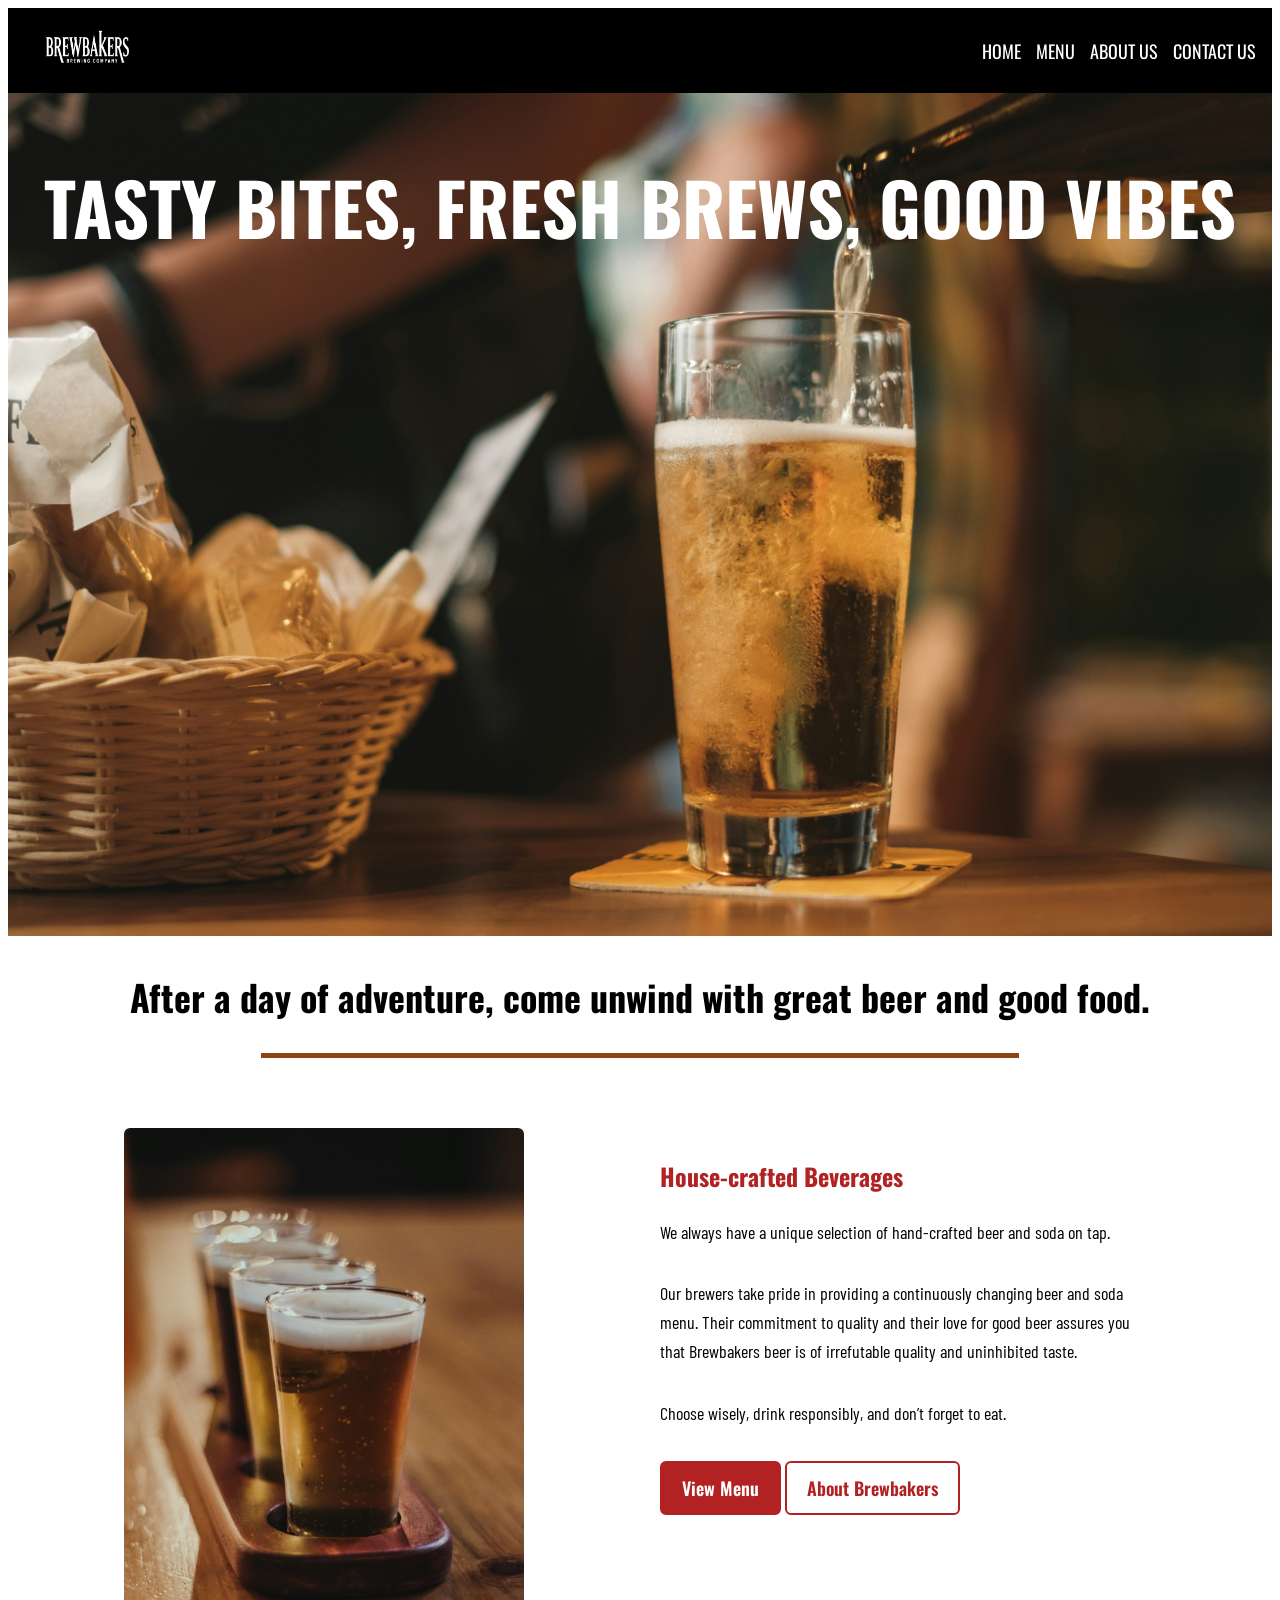
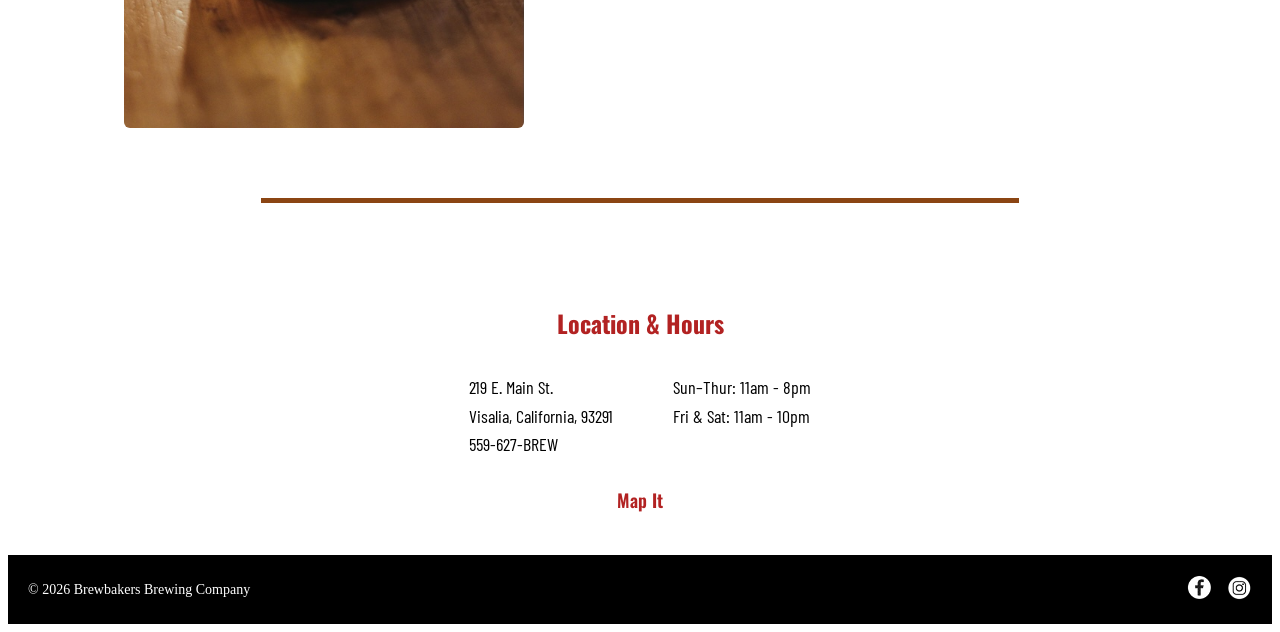
<file: index.html>
<!DOCTYPE html>
<html lang="en">
<head>
  <meta charset="UTF-8">
  <meta name="viewport" content="width=device-width, initial-scale=1.0">
  <link href="https://fonts.googleapis.com/css2?family=Barlow+Condensed:wght@400;600&family=Oswald:wght@400;600&display=swap" rel="stylesheet">
  <link rel="stylesheet" href="styles.css">
  <script src="script.js" defer></script>
  <title>Brewbakers Brewing Company</title>
</head>

<body>

  <!-- Header Section -->
<header>
    <nav class="navbar" aria-label="Main navigation">
    <a href="index.html"><img src="images/brewbakers-logo.png" alt="Brewbakers Brewing Company logo"></a>
    <button class="hamburger" id="hamburger" aria-label="Toggle menu">
    <span></span>
    <span></span>
    <span></span>
  </button>
<ul id="nav-menu">
    <li><a href="index.html">HOME</a></li>
    <li><a href="menu.html">MENU</a></li>
    <li><a href="about.html">ABOUT US</a></li>
    <li><a href="contact.html">CONTACT US</a></li>
  </ul>
  </nav>
</header>

<main>

  <!-- Hero Section -->
<section id="hero">
        <img src="images/hero-image.jpg" alt="">
          <div>
     <h1 class="tagline">TASTY BITES, FRESH BREWS, GOOD VIBES</h1>
         <h2 class="welcome-msg">
      After a day of adventure, come unwind with great beer and good food.
    </h2>
  </div>
  </section>

<hr class="section-divider">

  <!-- Featured Highlight Section -->
  <section class="featured-highlight">
    
<div class="left">
  <img src="images/glass-of-beer.jpg" alt="Glass of Beer">
  </div>
    
  <div class="right">
    <h3>House-crafted Beverages</h3>

    <p>We always have a unique selection of hand-crafted beer and soda on tap.</p>

    <p>
      Our brewers take pride in providing a continuously changing beer and soda menu.
      Their commitment to quality and their love for good beer assures you that Brewbakers beer
      is of irrefutable quality and uninhibited taste.
    </p>

    <p>Choose wisely, drink responsibly, and don’t forget to eat.</p>
    
<!-- CTA Section -->
<div>
  <button class="btn-primary" onclick="window.location.href='menu.html'">
    View Menu
  </button>

  <button class="btn-secondary" onclick="window.location.href='about.html'">
    About Brewbakers
  </button>
</div>

</section>

<hr class="section-divider">

  <!-- Location and Hours Section -->
<section class="location-hours"> 
  <h4>Location & Hours</h4> 

  <div class="hours">
    <p>
      219 E. Main St.<br> 
      Visalia, California, 93291<br> 
      559-627-BREW
    </p>
  
    <p>
      Sun–Thur: 11am - 8pm<br>
      Fri & Sat: 11am - 10pm
    </p>
  </div>
  
  <a href="https://maps.app.goo.gl/4m9BrYYoxJE4xrjR8" target="_blank" class="btn-tertiary">Map It</a>
    
</section>

</main>

  <!-- Footer Section -->
<footer id="style-footer">

<div class="footer-left">
    <p>© 2026 Brewbakers Brewing Company</p>
  </div>

  <div class="footer-right">

  <a href="https://www.facebook.com/brewbakersbrewingco" target="_blank">
    <img src="images/facebook-logo.png" alt="Facebook" class="social-icon">
  </a>

  <a href="https://www.instagram.com/brewbakersbrewingcompany/" target="_blank">
    <img src="images/instagram-logo.png" alt="Instagram" class="social-icon">
  </a>

</div>

</footer>
  
</body>
</html>
</file>
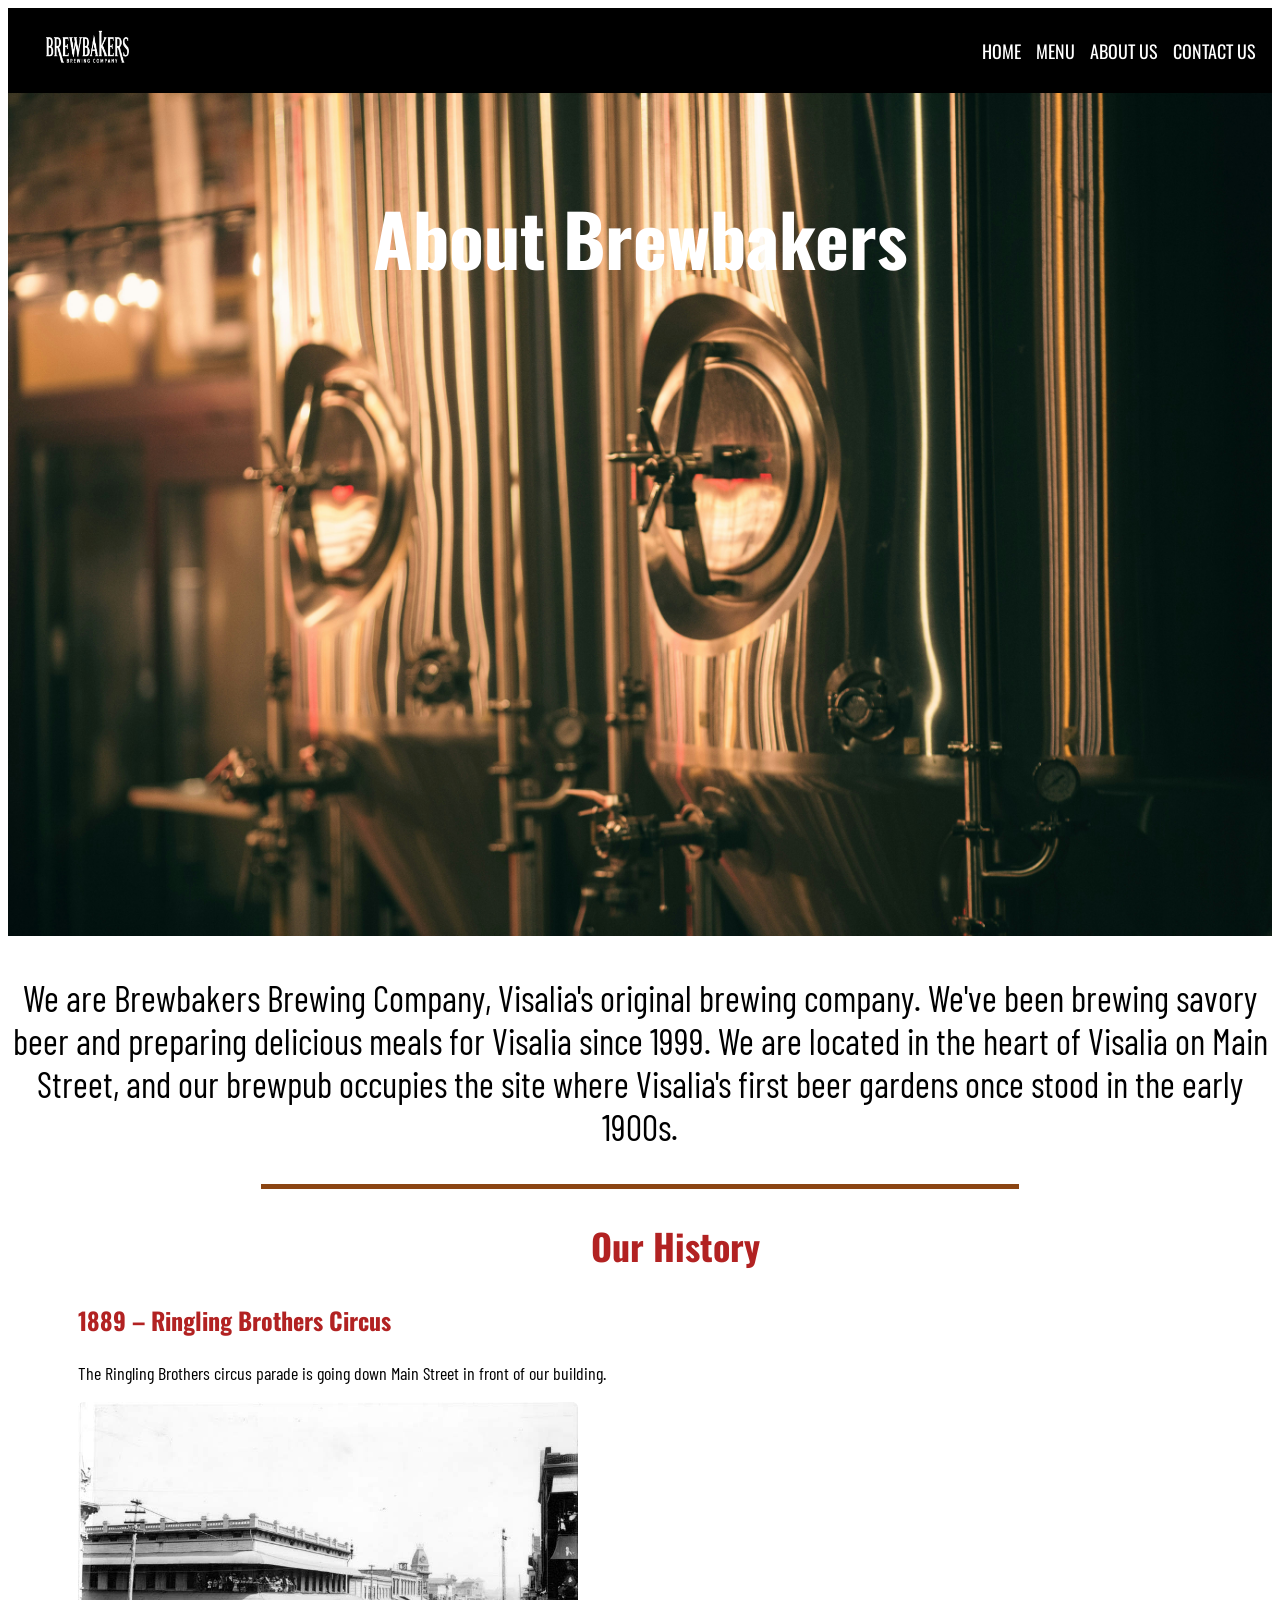
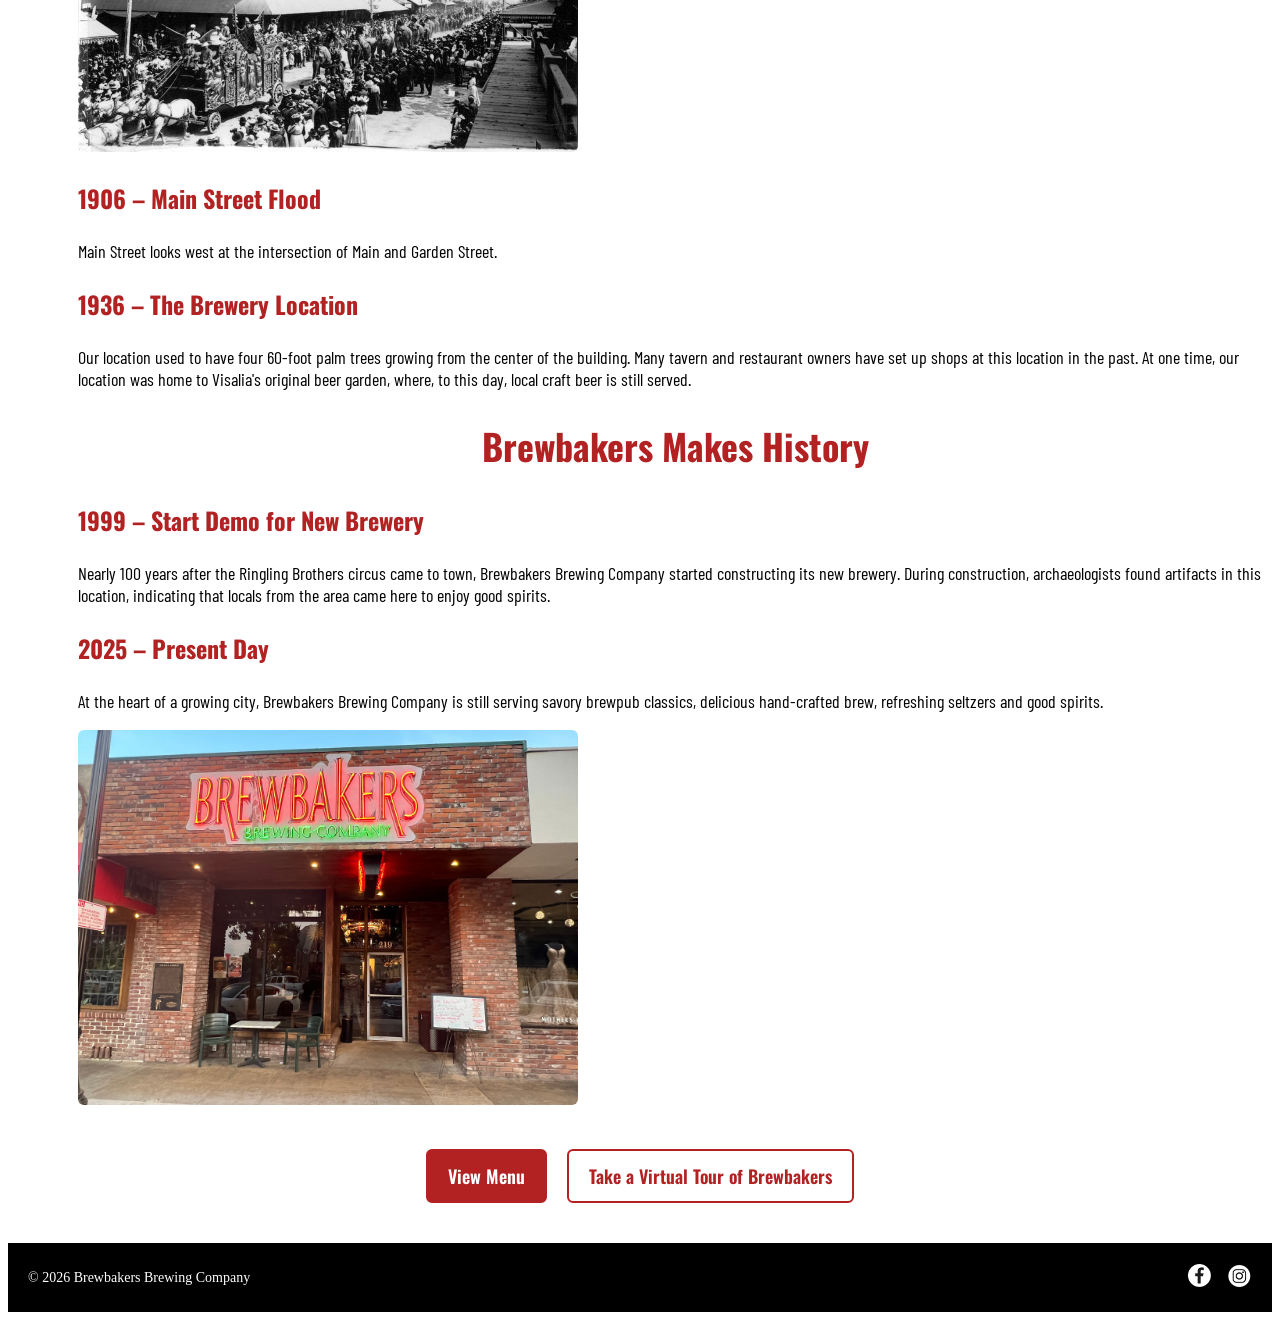
<file: about.html>
<!DOCTYPE html>
<html lang="en">
<head>
  <meta charset="UTF-8">
  <meta name="viewport" content="width=device-width, initial-scale=1.0">
  <link href="https://fonts.googleapis.com/css2?family=Barlow+Condensed:wght@400;600&family=Oswald:wght@400;600&display=swap" rel="stylesheet">
  <link rel="stylesheet" href="styles.css">
  <script src="script.js" defer></script>
  <title>About Brewbakers</title>
</head>

<body>

  <!-- Header Section -->
<header>
    <nav class="navbar" aria-label="Main navigation">
    <a href="index.html"><img src="images/brewbakers-logo.png" alt="Brewbakers Brewing Company logo"></a>
    <button class="hamburger" id="hamburger" aria-label="Toggle menu">
    <span></span>
    <span></span>
    <span></span>
  </button>
<ul id="nav-menu">
    <li><a href="index.html">HOME</a></li>
    <li><a href="menu.html">MENU</a></li>
    <li><a href="about.html">ABOUT US</a></li>
    <li><a href="contact.html">CONTACT US</a></li>
  </ul>
  </nav>
</header>

<main>

   <!-- Hero Section -->
  <section id="hero">
        <img src="images/hero-about-image.jpg" alt="">
    <h1 class="titles">About Brewbakers</h1>
    <p class="msg-intro">
      We are Brewbakers Brewing Company, Visalia's original brewing company. We've been brewing
      savory beer and preparing delicious meals for Visalia since 1999. We are located in the
      heart of Visalia on Main Street, and our brewpub occupies the site where Visalia's first
      beer gardens once stood in the early 1900s.
    </p>
  </section>

<hr class="section-divider">

  <!-- History Section -->
  <section class="history">
    <h2>Our History</h2>

    <h3>1889 – Ringling Brothers Circus</h3>
    <p>
      The Ringling Brothers circus parade is going down Main Street in front of our building.
    </p>
    <img src="images/circus-parade.jpg" class="about-img"  alt="Black and White Circus Parade on Main Street, Visali. circa 1903">
         
    <h3>1906 – Main Street Flood</h3>
    <p>
      Main Street looks west at the intersection of Main and Garden Street.
    </p>

    <h3>1936 – The Brewery Location</h3>
    <p>
      Our location used to have four 60-foot palm trees growing from the center of the building.
      Many tavern and restaurant owners have set up shops at this location in the past. At one
      time, our location was home to Visalia's original beer garden, where, to this day, local
      craft beer is still served.
    </p>

    <h2>Brewbakers Makes History</h2>

    <h3>1999 – Start Demo for New Brewery</h3>
    <p>
      Nearly 100 years after the Ringling Brothers circus came to town, Brewbakers Brewing Company
      started constructing its new brewery. During construction, archaeologists found artifacts
      in this location, indicating that locals from the area came here to enjoy good spirits.
    </p>

    <h3>2025 – Present Day</h3>
    <p>
      At the heart of a growing city, Brewbakers Brewing Company is still serving savory brewpub
      classics, delicious hand-crafted brew, refreshing seltzers and good spirits.
    </p>
    <img src="images/brewbakers-outside.jpg" class="about-img" alt="Exterior of Brewbakers Brewing Company in Visalia">
  </section>

<!-- CTA Section -->
<section class="about-btn">
  <button class="btn-primary" onclick="window.location.href='menu.html'">
    View Menu
  </button>

  <button class="btn-secondary" onclick="window.open('https://maps.app.goo.gl/VZdfDMtNUPQfscGPA', '_blank')">
    Take a Virtual Tour of Brewbakers
  </button>
</section>

</main>

  <!-- Footer Section -->
<footer id="style-footer">

<div class="footer-left">
    <p>© 2026 Brewbakers Brewing Company</p>
  </div>

  <div class="footer-right">

  <a href="https://www.facebook.com/brewbakersbrewingco" target="_blank">
    <img src="images/facebook-logo.png" alt="Facebook" class="social-icon">
  </a>

  <a href="https://www.instagram.com/brewbakersbrewingcompany/" target="_blank">
    <img src="images/instagram-logo.png" alt="Instagram" class="social-icon">
  </a>

</div>

</footer>
  
</body>
</html>
</file>
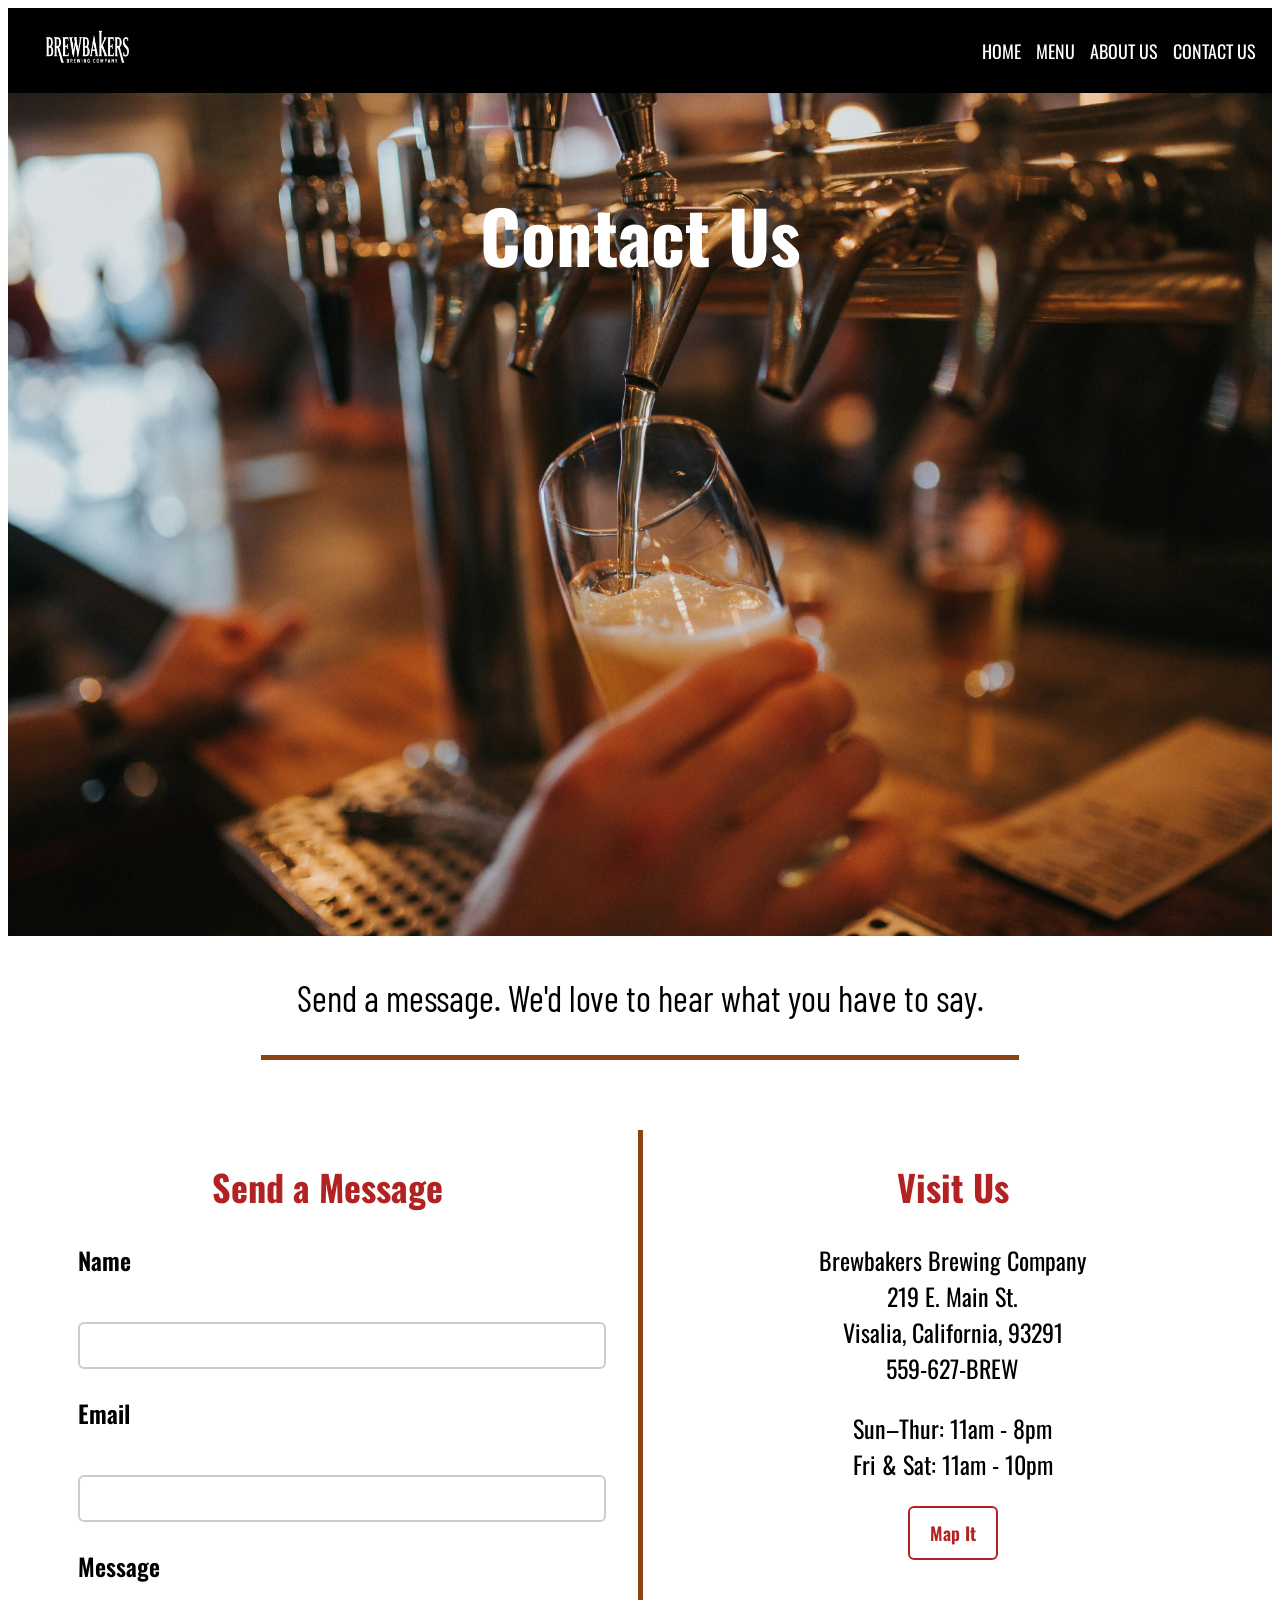
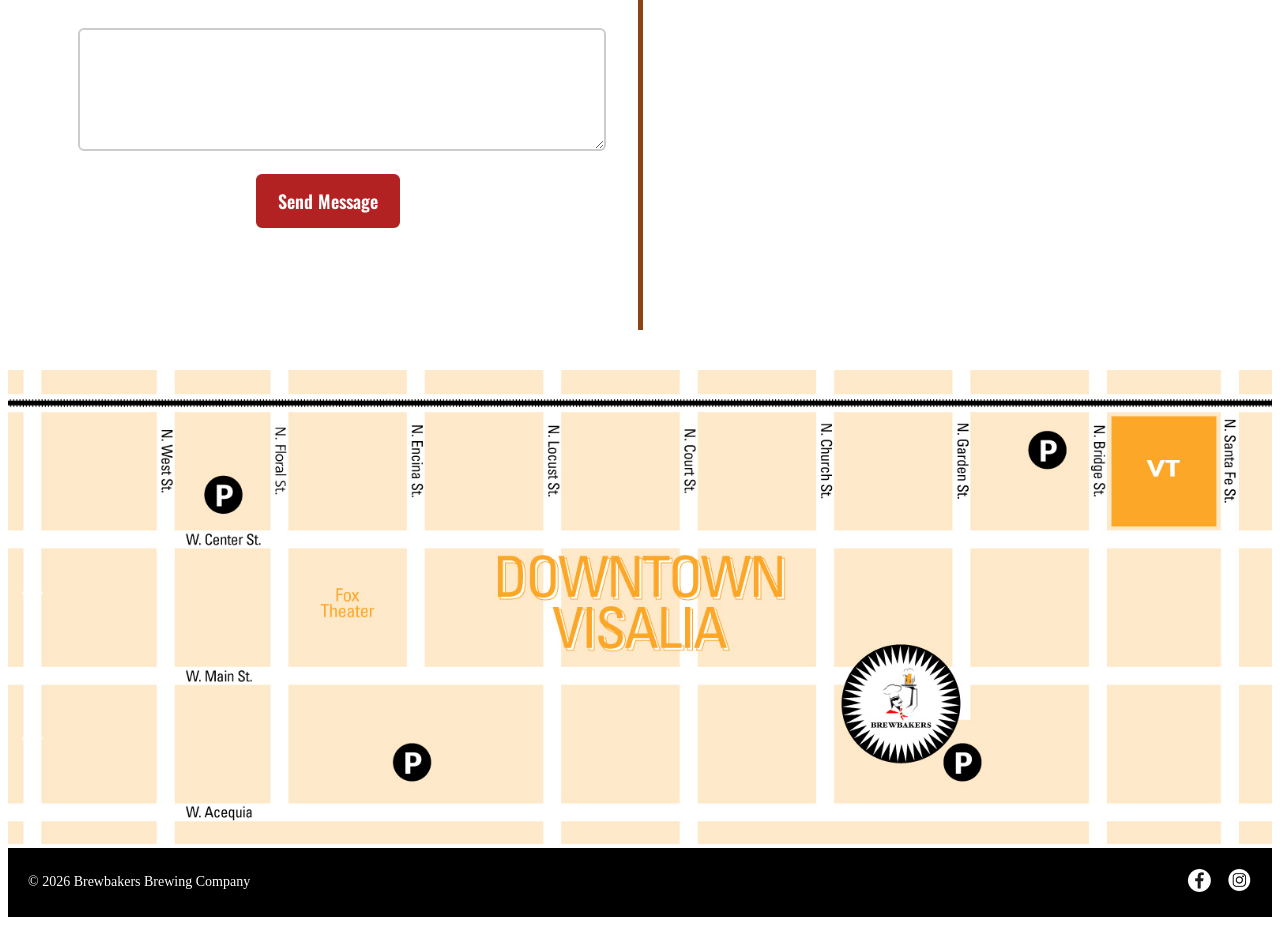
<file: contact.html>
<!DOCTYPE html>
<html lang="en">
<head>
  <meta charset="UTF-8">
  <meta name="viewport" content="width=device-width, initial-scale=1.0">
  <link href="https://fonts.googleapis.com/css2?family=Barlow+Condensed:wght@400;600&family=Oswald:wght@400;600&display=swap" rel="stylesheet">
  <link rel="stylesheet" href="styles.css">
  <script src="script.js" defer></script>
  <title>Contact Us</title>
</head>

<body>

  <!-- Header Section -->
<header>
    <nav class="navbar" aria-label="Main navigation">
    <a href="index.html"><img src="images/brewbakers-logo.png" alt="Brewbakers Brewing Company logo"></a>
    <button class="hamburger" id="hamburger" aria-label="Toggle menu">
    <span></span>
    <span></span>
    <span></span>
  </button>
<ul id="nav-menu">
    <li><a href="index.html">HOME</a></li>
    <li><a href="menu.html">MENU</a></li>
    <li><a href="about.html">ABOUT US</a></li>
    <li><a href="contact.html">CONTACT US</a></li>
  </ul>
  </nav>
</header>

<main>

   <!-- Hero Section -->
  <section id="hero">
        <img src="images/hero-contact-image.jpg" alt="">
  <h1 class="titles">Contact Us</h1>
  <p class="msg-intro">Send a message. We'd love to hear what you have to say.</p>
</section>

<hr class="section-divider">

<section class="contact-container">

  <!-- Contact Form -->
  <div id="contact-form">
    <h2>Send a Message</h2>

    <form>
      <label for="name">Name</label><br>
      <input type="text" id="name" name="name" required><br>

      <label for="email">Email</label><br>
      <input type="email" id="email" name="email" required><br>

      <label for="message">Message</label><br>
      <textarea id="message" name="message" rows="5" required></textarea><br>

      <button type="submit" class="btn-primary">Send Message</button>
    </form>
  </div>


  <div class="vertical-divider"></div>

  <!-- Contact Info -->
  <div id="contact-info">
    <h2>Visit Us</h2>

    <p>
      Brewbakers Brewing Company<br>
      219 E. Main St.<br>
      Visalia, California, 93291<br>
      559-627-BREW
    </p>

    <p>
      Sun–Thur: 11am - 8pm<br>
      Fri & Sat: 11am - 10pm
    </p>
    
<div class="map-button">
  <button 
    class="btn-secondary"
    onclick="window.open('https://maps.app.goo.gl/4m9BrYYoxJE4xrjR8', '_blank')">
    Map It
  </button>
</div>
    
  </div>

</section>
  
  <section id="contact-images">

  <img src="images/map.jpg" alt="Map showing the location of Brewbakers in Visalia">

</section>

</main>
  
    <!-- Footer Section -->
<footer id="style-footer">

<div class="footer-left">
    <p>© 2026 Brewbakers Brewing Company</p>
  </div>

  <div class="footer-right">

  <a href="https://www.facebook.com/brewbakersbrewingco" target="_blank">
    <img src="images/facebook-logo.png" alt="Facebook" class="social-icon">
  </a>

  <a href="https://www.instagram.com/brewbakersbrewingcompany/" target="_blank">
    <img src="images/instagram-logo.png" alt="Instagram" class="social-icon">
  </a>

</div>

</footer>
  
</body>
</html>
</file>
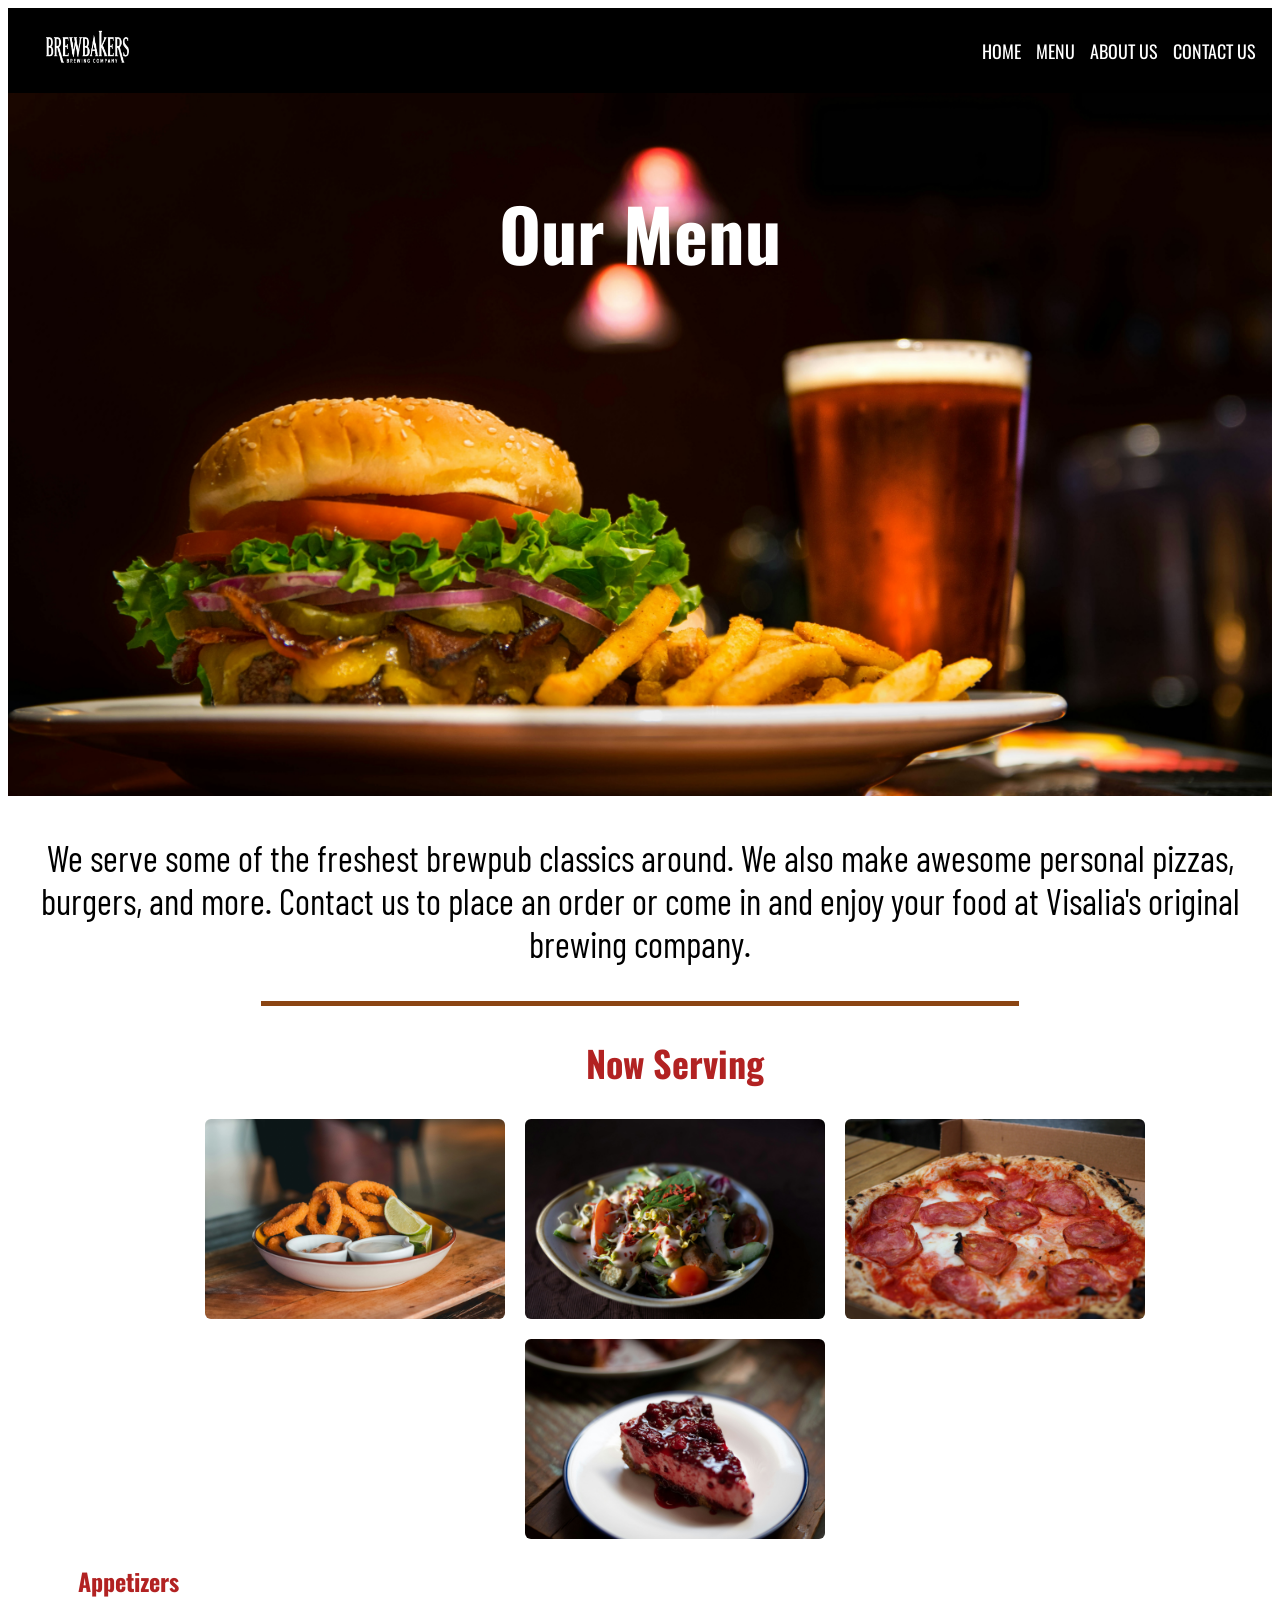
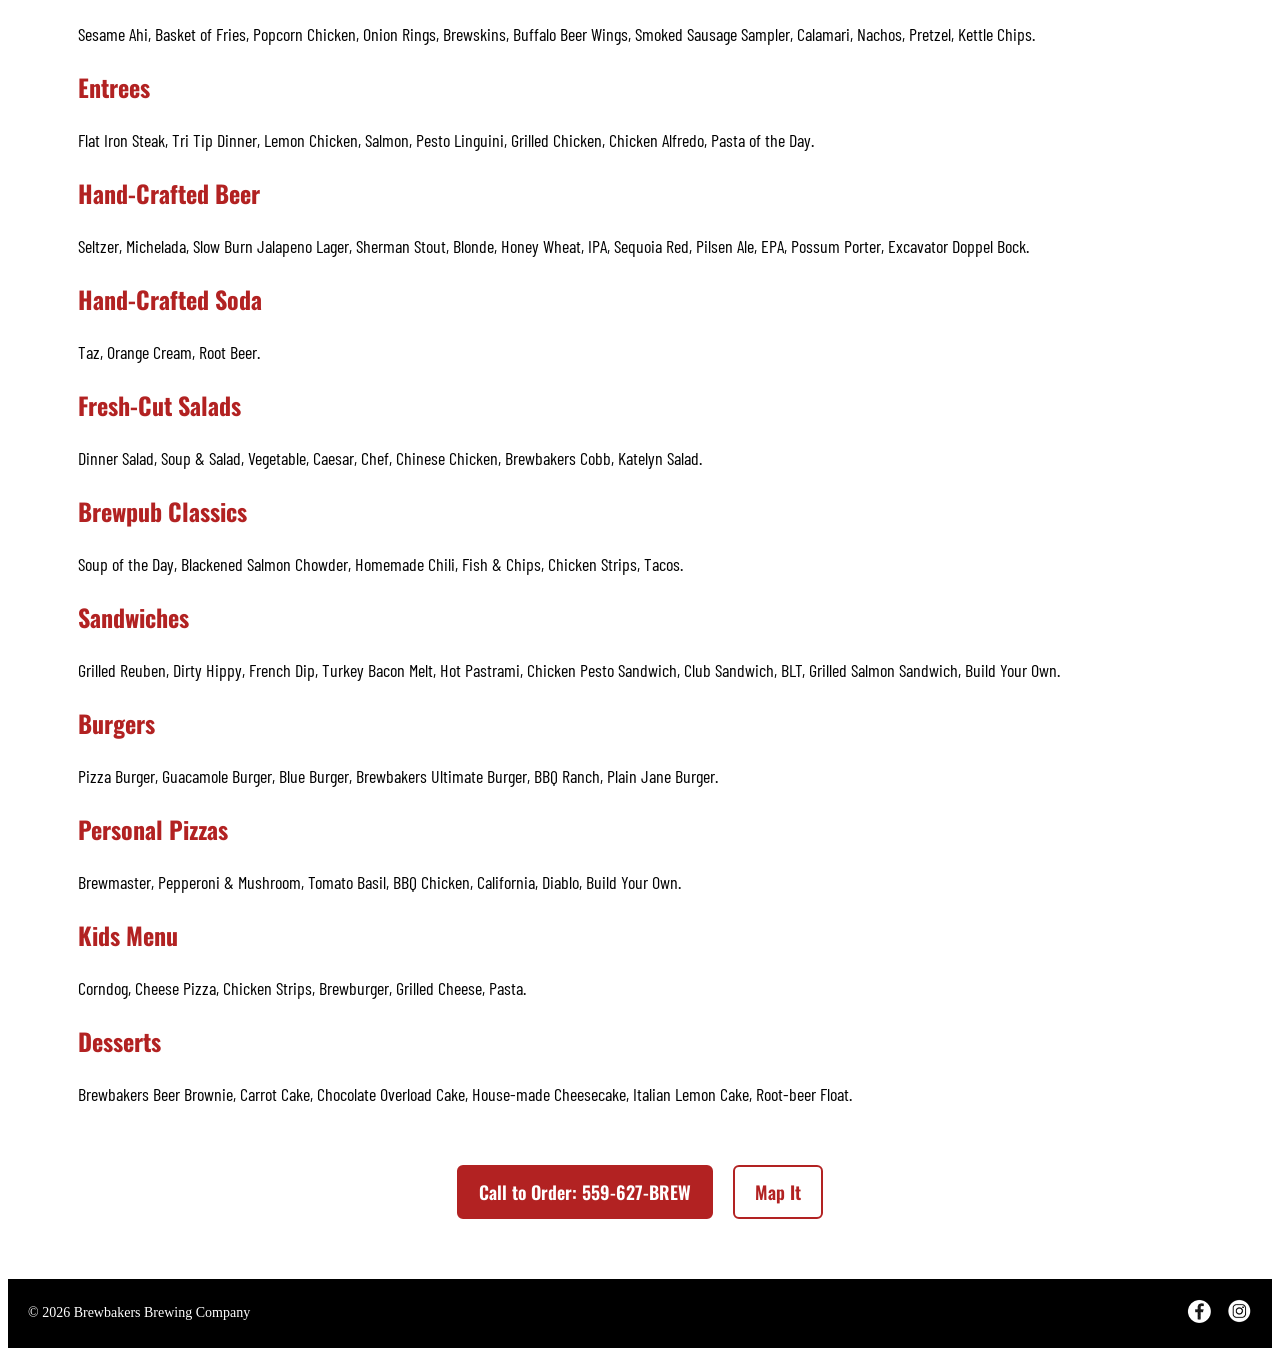
<file: menu.html>
<!DOCTYPE html>
<html lang="en">
<head>
  <meta charset="UTF-8">
  <meta name="viewport" content="width=device-width, initial-scale=1.0">
  <link href="https://fonts.googleapis.com/css2?family=Barlow+Condensed:wght@400;600&family=Oswald:wght@400;600&display=swap" rel="stylesheet">
  <link rel="stylesheet" href="styles.css">
  <script src="script.js" defer></script>
  <title>Brewbakers Menu</title>
</head>
  
<body>

  <!-- Header Section -->
<header>
    <nav class="navbar" aria-label="Main navigation">
    <a href="index.html"><img src="images/brewbakers-logo.png" alt="Brewbakers Brewing Company logo"></a>
    <button class="hamburger" id="hamburger" aria-label="Toggle menu">
    <span></span>
    <span></span>
    <span></span>
  </button>
<ul id="nav-menu">
    <li><a href="index.html">HOME</a></li>
    <li><a href="menu.html">MENU</a></li>
    <li><a href="about.html">ABOUT US</a></li>
    <li><a href="contact.html">CONTACT US</a></li>
  </ul>
  </nav>
</header>

<main>
  
  <!-- Hero Section -->
  <section id="hero">
        <img src="images/menu-hero-image.jpg" alt="">
            <h1 class="titles">Our Menu</h1>
    <p class="msg-intro">
      We serve some of the freshest brewpub classics around. We also make awesome personal pizzas,
      burgers, and more. Contact us to place an order or come in and enjoy your food at Visalia's
      original brewing company.
    </p>
  </section>

<hr class="section-divider">

  <!-- Menu Section -->
  <section class="menu-section">
    <h2>Now Serving</h2>

    <div class="menu-images">
  <img src="images/appetizer.jpg" class="menu-image" alt="onion rings served on a plate">
  <img src="images/salad.jpg" class="menu-image" alt="salad on a plate">
  <img src="images/pizza.jpg" class="menu-image" alt="personal pepperoni pizza">
  <img src="images/dessert.jpg" class="menu-image" alt="cheesecake with red fruit jam">
</div>

  <div class="menu-group">
    <h3>Appetizers</h3>
    <p>Sesame Ahi, Basket of Fries, Popcorn Chicken, Onion Rings, Brewskins, Buffalo Beer Wings, Smoked Sausage Sampler, Calamari, Nachos, Pretzel, Kettle Chips.</p>
  </div>

  <div class="menu-group">
    <h3>Entrees</h3>
    <p>Flat Iron Steak, Tri Tip Dinner, Lemon Chicken, Salmon, Pesto Linguini, Grilled Chicken, Chicken Alfredo, Pasta of the Day.</p>
  </div>

  <div class="menu-group">
    <h3>Hand-Crafted Beer</h3>
    <p>Seltzer, Michelada, Slow Burn Jalapeno Lager, Sherman Stout, Blonde, Honey Wheat, IPA, Sequoia Red, Pilsen Ale, EPA, Possum Porter, Excavator Doppel Bock.</p>
  </div>

  <div class="menu-group">
    <h3>Hand-Crafted Soda</h3>
    <p>Taz, Orange Cream, Root Beer.</p>
  </div>

  <div class="menu-group">
    <h3>Fresh-Cut Salads</h3>
    <p>Dinner Salad, Soup & Salad, Vegetable, Caesar, Chef, Chinese Chicken, Brewbakers Cobb, Katelyn Salad.</p>
  </div>

  <div class="menu-group">
    <h3>Brewpub Classics</h3>
    <p>Soup of the Day, Blackened Salmon Chowder, Homemade Chili, Fish & Chips, Chicken Strips, Tacos.</p>
  </div>

  <div class="menu-group">
    <h3>Sandwiches</h3>
    <p>Grilled Reuben, Dirty Hippy, French Dip, Turkey Bacon Melt, Hot Pastrami, Chicken Pesto Sandwich, Club Sandwich, BLT, Grilled Salmon Sandwich, Build Your Own.</p>
  </div>

  <div class="menu-group">
    <h3>Burgers</h3>
    <p>Pizza Burger, Guacamole Burger, Blue Burger, Brewbakers Ultimate Burger, BBQ Ranch, Plain Jane Burger.</p>
  </div>

  <div class="menu-group">
    <h3>Personal Pizzas</h3>
    <p>Brewmaster, Pepperoni & Mushroom, Tomato Basil, BBQ Chicken, California, Diablo, Build Your Own.</p>
  </div>

  <div class="menu-group">
    <h3>Kids Menu</h3>
    <p>Corndog, Cheese Pizza, Chicken Strips, Brewburger, Grilled Cheese, Pasta.</p>
  </div>

  <div class="menu-group">
    <h3>Desserts</h3>
    <p>Brewbakers Beer Brownie, Carrot Cake, Chocolate Overload Cake, House-made Cheesecake, Italian Lemon Cake, Root-beer Float.</p>
  </section>
</div>

<!-- CTA Section -->
<div class="cta-buttons">
  <button class="btn-primary" onclick="window.location.href='tel:5596272739'">
    Call to Order: 559-627-BREW
  </button>

  <button class="btn-secondary" onclick="window.open('https://maps.app.goo.gl/4m9BrYYoxJE4xrjR8', '_blank')">
    Map It
  </button>
</div>

</main>

  <!-- Footer Section -->
<footer id="style-footer">

<div class="footer-left">
    <p>© 2026 Brewbakers Brewing Company</p>
  </div>

  <div class="footer-right">

  <a href="https://www.facebook.com/brewbakersbrewingco" target="_blank">
    <img src="images/facebook-logo.png" alt="Facebook" class="social-icon">
  </a>

  <a href="https://www.instagram.com/brewbakersbrewingcompany/" target="_blank">
    <img src="images/instagram-logo.png" alt="Instagram" class="social-icon">
  </a>

</div>

</footer>
  
</body>
</html>
</file>
<file: styles.css>
/* Navbar */
.navbar{
background-color: black;
  position: relative;
  display: flex;
  justify-content: space-between;
  align-items: center;
  padding: 0 1rem;
  z-index: 1000;
}

.navbar ul{
  list-style-type: none;
  margin: 0px;
  padding: 0px;
  display: flex;
  justify-content: space-between;
  align-items: center;
  gap: 15px;
}

.navbar a{
  color: white;
  border-radius: 6px;
  text-decoration: none;
  transition: all 0.3s ease;
  font-size: 18px;
  font-weight: 400;
  font-family: "Oswald";

}

.navbar a:hover{
  text-decoration: underline;
  color: firebrick;
}

.navbar a:focus{
  background-color: black;
  color: saddlebrown;
  border-radius: 6px;
}

.navbar a:active{
  color: saddlebrown;
  transform: scale(0.98);
}

.navbar a[aria-current="page"] {
  background-color: saddlebrown;
  color: black;
}

/* Hamburger Button */
.hamburger {
  display: none;
  border: none;
  background: transparent;
  cursor: pointer;
  padding: 10px;
  position: relative;
  z-index: 1101;
}

.hamburger span {
  display: block;
  width: 25px;
  height: 3px;
  background-color: white;
  margin: 5px 0;
}

/* Logo */
.navbar img {
  height: 50px;
  width: auto;
  padding: 15px;
}

/* Hero */
#hero {
  position: relative;
  z-index: 1;
}

#hero img {
  width: 100%;
  height: auto;
}

.tagline {
  color: white;
  font-family: "Oswald";
  font-size: clamp(38px, 6vw, 72px);
  text-align: center;
  position: absolute;
  top: 0%;
  left: 50%;
  transform: translateX(-50%);
  white-space: nowrap;
}

.titles {
  color: white;
  font-family: "Oswald";
  font-size: clamp(38px, 6vw, 72px);
  text-align: center;
  position: absolute;
  top: 3%;
  left: 50%;
  transform: translateX(-50%);
  white-space: nowrap; 
}

.welcome-msg {
  font-size: 36px;
  color: black;
  font-family: "Oswald"; 
  text-align: center;
}

/* Footer layout */
#style-footer {
  display: flex;
  justify-content: space-between;
  align-items: center;
  padding: 20px;
  background-color: black;
  color: white;
}

/* Left text */
.footer-left p {
  margin: 0;
  font-size: 14px;
}

/* Right social icons */
.footer-right {
  display: flex;
  gap: 15px;
  align-items: center;
}

.social-icon {
  width: 25px;
  height: auto;
}

/* Buttons */
.cta-buttons {
  display: flex;
  justify-content: center;
  gap: 20px;
  margin: 60px 0;
  flex-wrap: wrap;
}

.btn-primary {
  background-color: firebrick;
  border: 2px solid firebrick;
  color: white;
  font-weight: 600;
  padding: 12px 20px;
  border-radius: 6px;
  text-decoration: none;
  display: inline-block;
  transition: all 0.3s ease;
  font-family: "Oswald";
  font-size: 18px;
}

.btn-primary:hover {
  background-color: black;
  color: burlywood;
  border-radius: 6px;
  border: 2px solid black;
}

.btn-secondary {
  background-color: transparent;
  border: 2px solid firebrick;
  color: firebrick;
  font-weight: 600;
  padding: 12px 20px;
  border-radius: 6px;
  text-decoration: none;
  display: inline-block;
  transition: all 0.3s ease;
  font-family: "Oswald";
  font-size: 18px;

}

.btn-secondary:hover {
  background-color: transparent;
  color: burlywood;
  border-radius: 6px;
  border: 2px solid black;
}

.btn-tertiary {
  background: none;
  border: none;
  color: firebrick;
  font-weight: 600;
  text-decoration: none;
  padding: 0;
  display: inline-block;
  transition: all 0.3s ease;
  font-family: "Oswald";
  font-size: 18px;

}

.btn-tertiary:hover {
  color: burlywood;
}

img {
  max-width: 100%;
  height: auto;
}

.menu-images {
  display: flex;
  justify-content: center;
  gap: 20px;
  flex-wrap: wrap;
}

.menu-image {
  width: 300px;
  height: auto;
  border-radius: 6px;
}



/* location and hours */
.location-hours {
  text-align: center;
  padding: 40px 20px;
  font-family: "Oswald";
  font-size: 24px;
}

.location-hours h4 {
  color: firebrick;
}

.hours {
  display: flex;
  justify-content: center;
  gap: 60px;
  margin: 20px 0;
}

.hours p {
  text-align: left;
  margin: 0;
  line-height: 1.6;
  font-family: "Barlow Condensed";
  font-size: 18px;
  color: black;
}

.featured-highlight {
  display: flex;
  align-items: flex-start;
  gap: 40px;
  padding: 40px 20px;
}
.featured-highlight .left {
  flex: 1;
  display: flex;
  justify-content: center;
}

.featured-highlight .left img {
  width: 100%;
  max-width: 400px;
  height: auto;
  border-radius: 6px;
}

.featured-highlight .right {
  flex: 1;
}

.featured-highlight .right h3 {
  margin-top: 30px;
}

.featured-highlight .right p {
  font-size: 18px;
  line-height: 1.6;
  font-family: "Barlow Condensed";
  padding-right: 100px;
  padding-bottom: 15px;
}

.section-divider {
  border: none;
  height: 5px;
  background-color: saddlebrown;
  width: 60%;
  margin: 30px auto;
}

.vertical-divider {
  width: 5px;          /* thickness */
  height: 800px;        /* try to stretch */
  background-color: saddlebrown;
  border: none;
}

.contact-container {
  display: flex;
  align-items: stretch;
}

h2 {
  font-size: 36px;
  color: firebrick;
  font-family: "Oswald"; 
  text-align: center;
}

h3 {
  font-size: 24px;
  color: firebrick;
  font-family: "Oswald";
}


.msg-intro {
  font-size: 36px;
  color: black;
  font-family: "Barlow Condensed";
  text-align: center;
}

/* Contact CSS */

.contact-container {
  display: flex;
  justify-content: center;
  align-items: flex-start;
  gap: 60px;
  padding: 40px 20px;
}

.contact-container h2 {
  color: firebrick;
  font-size: 36px;
}

#contact-form,
#contact-info {
  flex: 1;
  max-width: 500px;
  text-align: center;
  font-family: "Oswald";
  font-size: 24px;
}

#contact-form input,
#contact-form textarea {
  width: 100%;
  padding: 12px;
  margin: 8px 0 16px;
  border: 2px solid #ccc;
  border-radius: 6px;
  font-size: 16px;
  font-family: "Barlow Condensed";
}

#contact-form label {
  font-weight: 600;
  display: block;
  margin-top: 10px;
  text-align: left;
}

#contact-form input:focus,
#contact-form textarea:focus {
  outline: none;
  border-color: #firebrick;
}


/* Menu CSS */

.menu-group p {
  font-family: "Barlow Condensed";
  font-size: 18px;
}

.menu-section {
  padding-left: 70px;
}

/* About CSS */

.history {
  font-family: "Barlow Condensed";
  font-size: 18px;
  padding-left: 70px;
}

.about-btn {
  display: flex;
  justify-content: center;
  gap: 20px;
  margin: 40px 0;
  flex-wrap: wrap;
}


.about-img {
  width: 100%;
  max-width: 500px;
  height: auto;
  border-radius: 6px;
}

/* Media Query */
@media (max-width: 768px) {

  /* Hamburger */
  .hamburger {
    display: block;
  }

  /* Nav menu */
  #nav-menu {
    display: none;
    flex-direction: column;
    width: 100%;
    position: absolute;
    top: 100%;
    left: 0;
    background-color: black;
    z-index: 1000;
  }

  #nav-menu.active {
    display: flex;
  }

  #nav-menu li {
    width: 100%;
    text-align: right;
  }

  #nav-menu a {
    display: block;
    padding: 1rem;
    text-align: right;
  }

  /* HERO (all pages) */
  #hero img {
    height: 60vh;
    object-fit: cover;
  }

  .tagline {
    font-size: 30px;
    white-space: normal;
    top: 0%;
  }

  .welcome-msg{
    font-size: 28px;
  }
  
  h2 {
    font-size: 28px;
    text-align: center;
  }

  h3 {
    font-size: 20px;
    text-align: center;
  }

  /* SECTIONS */
  .menu-section,
  .history {
    padding-left: 20px;
    padding-right: 20px;
  }

  .msg-intro,
  .msg-intro p {
    padding: 20px;
    font-size: 24px;
    text-align: center;
  }

  /* IMAGES */
  .menu-images {
    gap: 10px;
    justify-content: center;
  }

  .menu-image {
    width: 100%;
    max-width: 250px;
  }

  .about-img {
    width: 100%;
    display: block;
    margin: 10px auto;
  }

  .location-hours {
    text-align: center;
    padding: 20px;
  }

  .hours {
    flex-direction: column;
    align-items: center;
    gap: 10px;
  }

  .hours p {
    text-align: center;
  }

  .featured-highlight {
    flex-direction: column;
    text-align: center;
    padding: 20px;
  }

  .featured-highlight .left {
    justify-content: center;
  }

  .featured-highlight .right {
    text-align: center;
    padding-right: 0;
  }

  .featured-highlight .right p {
    padding-right: 0;
  }

  .contact-container {
    flex-direction: column;
    align-items: center;
  }

  #contact-form,
  #contact-info {
    text-align: center;
    width: 100%;
    max-width: 500px;
  }

  #contact-form label {
    text-align: left;
    display: block;
  }

  #contact-form input,
  #contact-form textarea {
    width: 100%;
    box-sizing: border-box;
  }

  .vertical-divider {
    display: none;
  }

  /* BUTTONS */
  .cta-buttons {
    flex-direction: column;
    align-items: center;
    gap: 10px;
  }

  .featured-highlight .left {
  display: flex;
  justify-content: center;
  align-items: center;
}

.featured-highlight .left {
  display: flex;
  justify-content: center;
  width: 100%;
}

}
</file>
